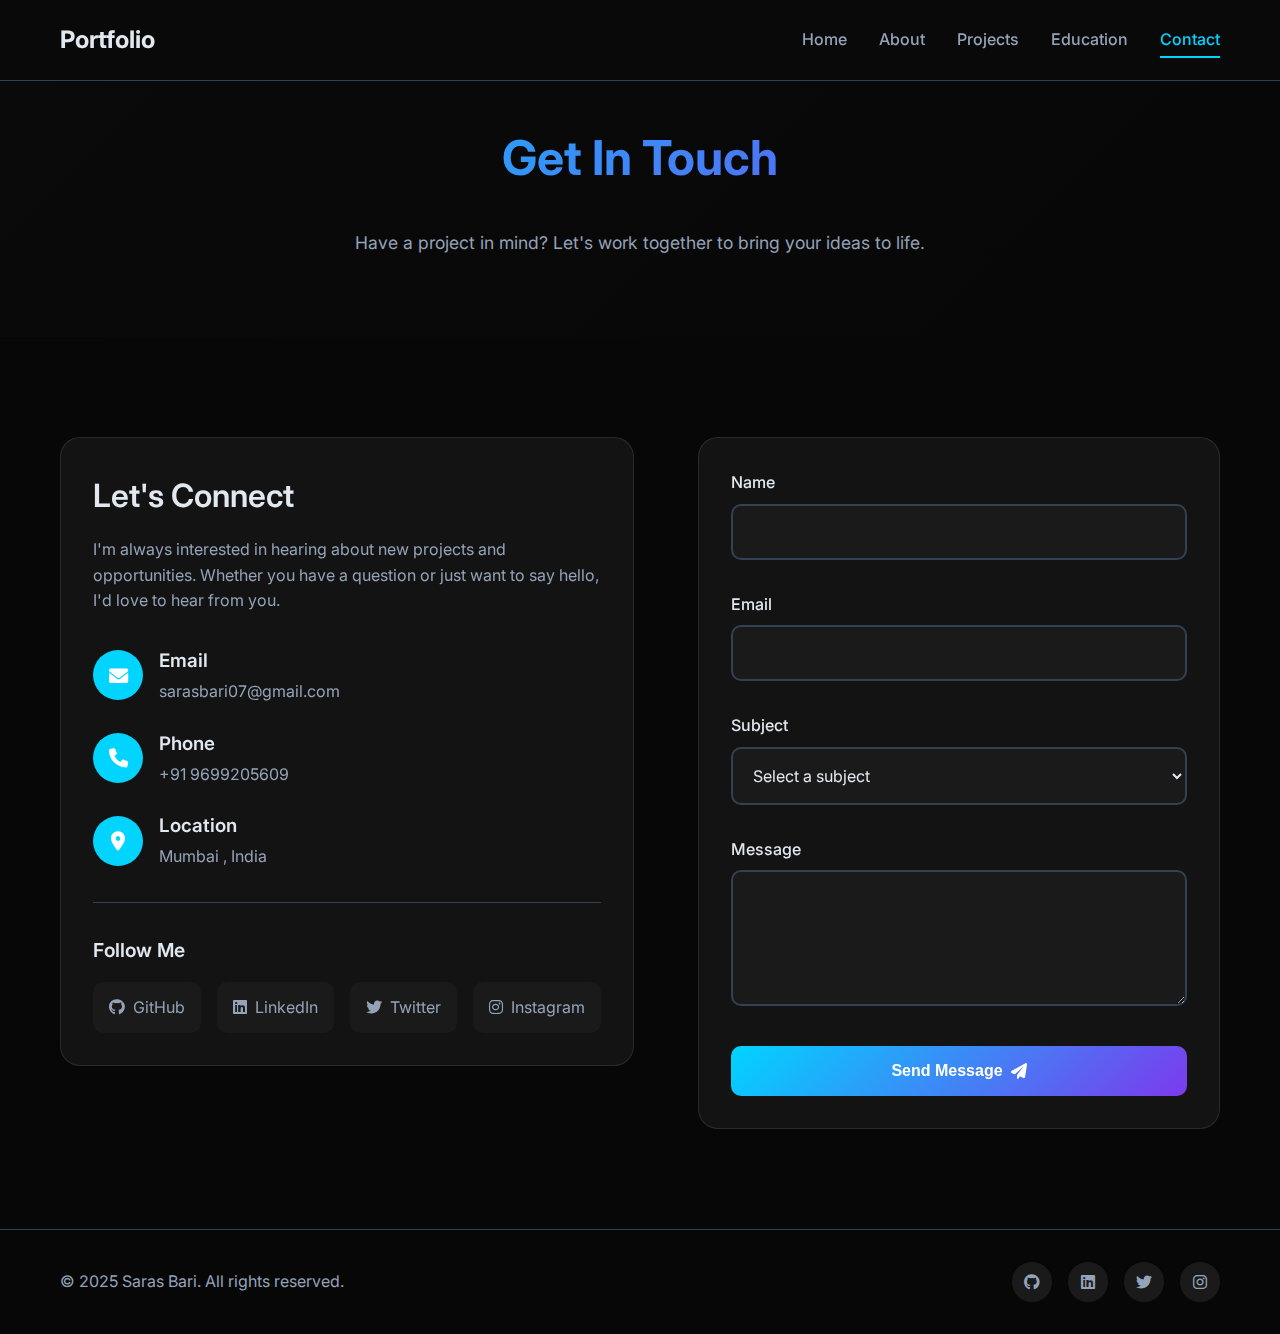
<file: new-portfolio/animated-portfolio/contact.html>
<!DOCTYPE html>
<html lang="en">
  <head>
    <meta charset="UTF-8" />
    <meta name="viewport" content="width=device-width, initial-scale=1.0" />
    <title>Contact - Saras Bari</title>
    <link rel="stylesheet" href="styles.css" />
    <link rel="preconnect" href="https://fonts.googleapis.com" />
    <link rel="preconnect" href="https://fonts.gstatic.com" crossorigin />
    <link
      href="https://fonts.googleapis.com/css2?family=Inter:wght@300;400;500;600;700&family=JetBrains+Mono:wght@400;500;600&display=swap"
      rel="stylesheet"
    />
    <link
      rel="stylesheet"
      href="https://cdnjs.cloudflare.com/ajax/libs/font-awesome/6.0.0/css/all.min.css"
    />
  </head>
  <body>
    <!-- Navigation -->
    <nav class="nav">
      <div class="nav-container">
        <div class="nav-logo">
          <a href="index.html" class="logo-link">
            <span class="logo-text">Portfolio</span>
            <div class="logo-accent"></div>
          </a>
        </div>
        <div class="nav-links">
          <a href="index.html" class="nav-link">Home</a>
          <a href="about.html" class="nav-link">About</a>
          <a href="projects.html" class="nav-link">Projects</a>
          <a href="education.html" class="nav-link">Education</a>
          <a href="contact.html" class="nav-link active">Contact</a>
        </div>
        <div class="nav-toggle">
          <span></span>
          <span></span>
          <span></span>
        </div>
      </div>
    </nav>

    <!-- Contact Hero -->
    <section class="contact-hero">
      <div class="container">
        <h1 class="page-title">Get In Touch</h1>
        <p class="page-description">
          Have a project in mind? Let's work together to bring your ideas to
          life.
        </p>
      </div>
    </section>

    <!-- Contact Section -->
    <section class="contact">
      <div class="container">
        <div class="contact-content">
          <div class="contact-info">
            <h2 class="contact-title">Let's Connect</h2>
            <p class="contact-description">
              I'm always interested in hearing about new projects and
              opportunities. Whether you have a question or just want to say
              hello, I'd love to hear from you.
            </p>

            <div class="contact-items">
              <div class="contact-item">
                <div class="contact-icon">
                  <i class="fas fa-envelope"></i>
                </div>
                <div class="contact-details">
                  <h3 class="contact-label">Email</h3>
                  <p class="contact-value">sarasbari07@gmail.com</p>
                </div>
              </div>
              <div class="contact-item">
                <div class="contact-icon">
                  <i class="fas fa-phone"></i>
                </div>
                <div class="contact-details">
                  <h3 class="contact-label">Phone</h3>
                  <p class="contact-value">+91 9699205609</p>
                </div>
              </div>
              <div class="contact-item">
                <div class="contact-icon">
                  <i class="fas fa-map-marker-alt"></i>
                </div>
                <div class="contact-details">
                  <h3 class="contact-label">Location</h3>
                  <p class="contact-value">Mumbai , India</p>
                </div>
              </div>
            </div>

            <div class="social-links">
              <h3 class="social-title">Follow Me</h3>
              <div class="social-icons">
                <a href="https://github.com/Sarasbari" class="social-link">
                  <i class="fab fa-github"></i>
                  <span>GitHub</span>
                </a>
                <a
                  href="https://www.linkedin.com/in/saras-bari-5b54b3278/"
                  class="social-link"
                >
                  <i class="fab fa-linkedin"></i>
                  <span>LinkedIn</span>
                </a>
                <a href="#" class="social-link">
                  <i class="fab fa-twitter"></i>
                  <span>Twitter</span>
                </a>
                <a href="#" class="social-link">
                  <i class="fab fa-instagram"></i>
                  <span>Instagram</span>
                </a>
              </div>
            </div>
          </div>

          <div class="contact-form-container">
            <form class="contact-form" id="contactForm">
              <div class="form-group">
                <label for="name" class="form-label">Name</label>
                <input
                  type="text"
                  id="name"
                  name="name"
                  class="form-input"
                  required
                />
                <span class="form-error" id="nameError"></span>
              </div>

              <div class="form-group">
                <label for="email" class="form-label">Email</label>
                <input
                  type="email"
                  id="email"
                  name="email"
                  class="form-input"
                  required
                />
                <span class="form-error" id="emailError"></span>
              </div>

              <div class="form-group">
                <label for="subject" class="form-label">Subject</label>
                <select
                  id="subject"
                  name="subject"
                  class="form-select"
                  required
                >
                  <option value="">Select a subject</option>
                  <option value="project">Project Inquiry</option>
                  <option value="collaboration">Collaboration</option>
                  <option value="job">Job Opportunity</option>
                  <option value="other">Other</option>
                </select>
                <span class="form-error" id="subjectError"></span>
              </div>

              <div class="form-group">
                <label for="message" class="form-label">Message</label>
                <textarea
                  id="message"
                  name="message"
                  class="form-textarea"
                  rows="5"
                  required
                ></textarea>
                <span class="form-error" id="messageError"></span>
              </div>

              <button type="submit" class="form-submit">
                <span class="submit-text">Send Message</span>
                <i class="fas fa-paper-plane"></i>
              </button>
            </form>
          </div>
        </div>
      </div>
    </section>

    <!-- Contact Background -->
    <div class="contact-background">
      <div class="floating-elements">
        <div class="float-element element-1"></div>
        <div class="float-element element-2"></div>
        <div class="float-element element-3"></div>
        <div class="float-element element-4"></div>
      </div>
    </div>

    <!-- Success Modal -->
    <div class="modal" id="successModal">
      <div class="modal-content success-modal">
        <div class="success-icon">
          <i class="fas fa-check-circle"></i>
        </div>
        <h3 class="success-title">Message Sent!</h3>
        <p class="success-message">
          Thank you for reaching out. I'll get back to you soon.
        </p>
        <button class="btn btn-primary" onclick="closeSuccessModal()">
          Close
        </button>
      </div>
    </div>

    <!-- Footer -->
    <footer class="footer">
      <div class="container">
        <div class="footer-content">
          <div class="footer-text">
            <p>&copy; 2025 Saras Bari. All rights reserved.</p>
          </div>
          <div class="footer-social">
            <a href="https://github.com/Sarasbari" class="social-link">
              <i class="fab fa-github"></i>
            </a>
            <a
              href="https://www.linkedin.com/in/saras-bari-5b54b3278/"
              class="social-link"
            >
              <i class="fab fa-linkedin"></i>
            </a>
            <a href="#" class="social-link">
              <i class="fab fa-twitter"></i>
            </a>
            <a
              href="https://www.instagram.com/saras__bari?igsh=MXExcWp4a2Z2emlrdQ=="
              class="social-link"
            >
              <i class="fab fa-instagram"></i>
            </a>
          </div>
        </div>
      </div>
    </footer>

    <script src="script.js"></script>
  </body>
</html>
</file>
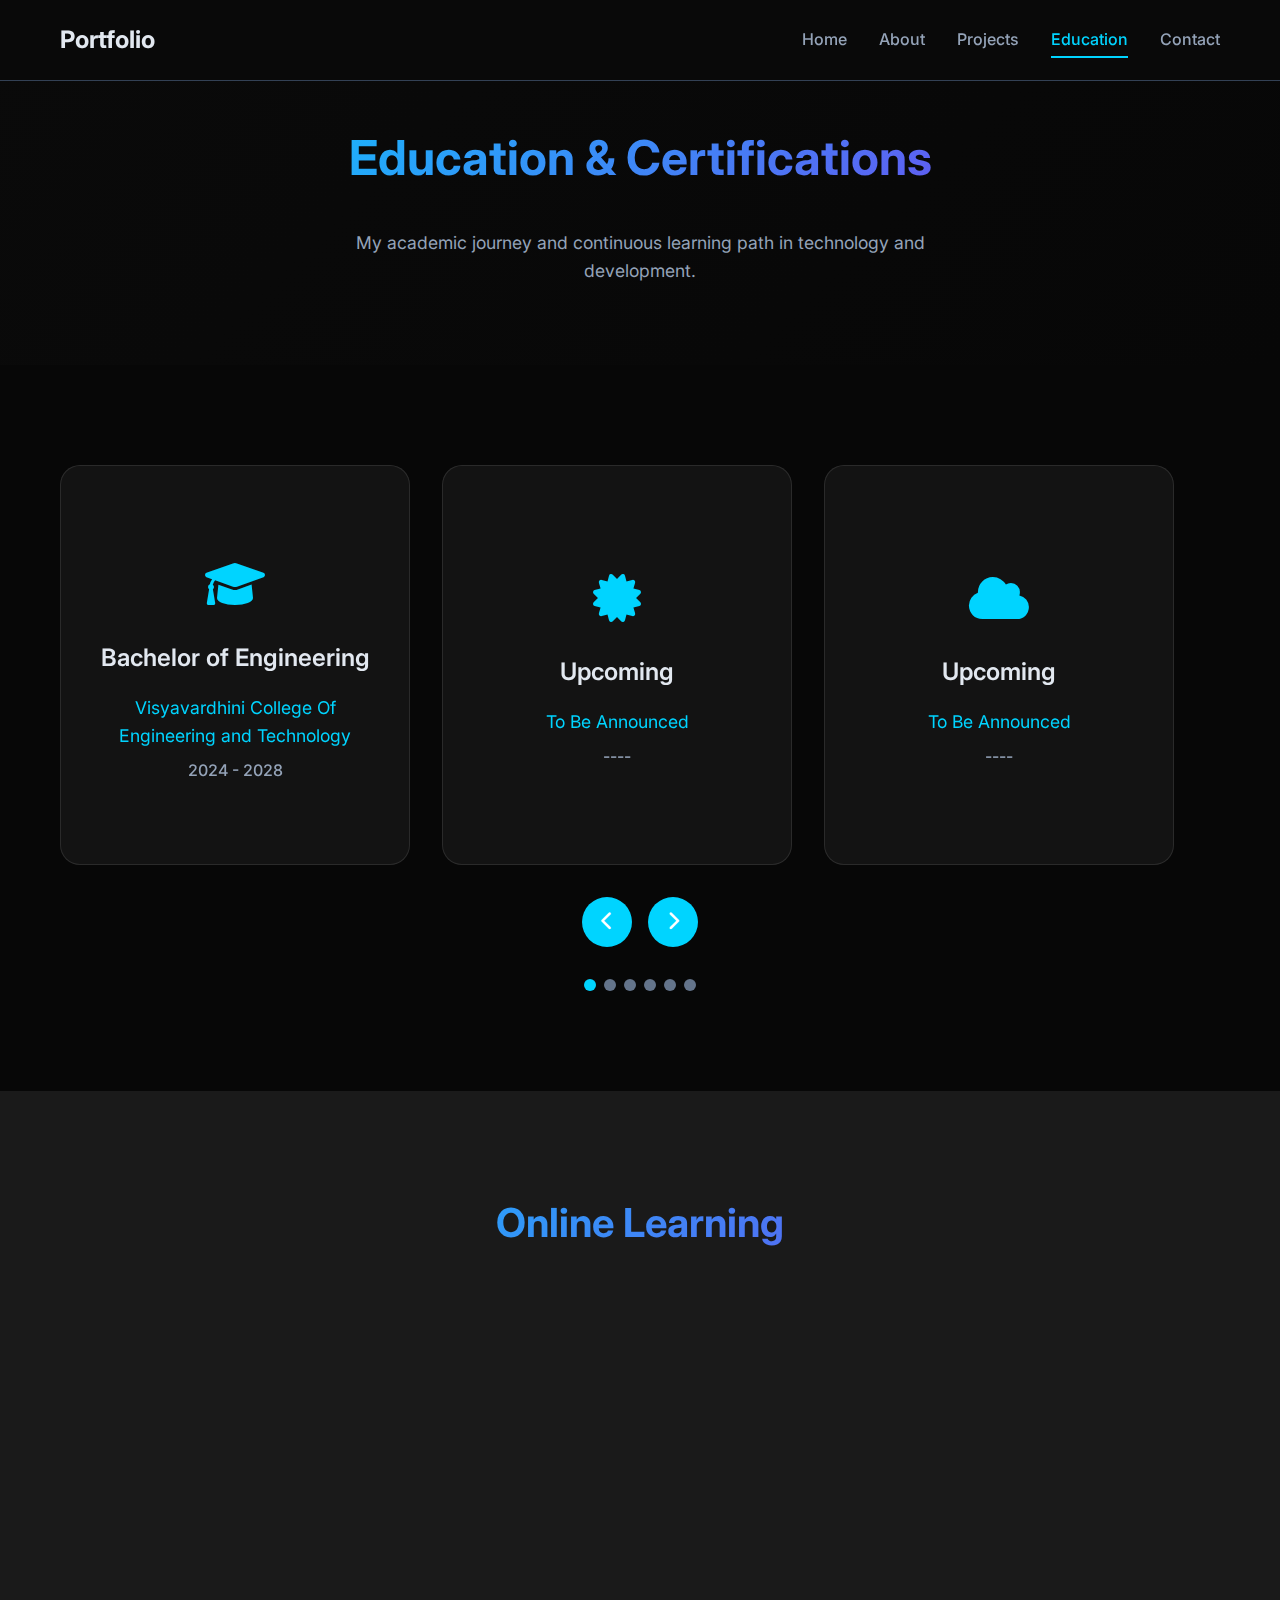
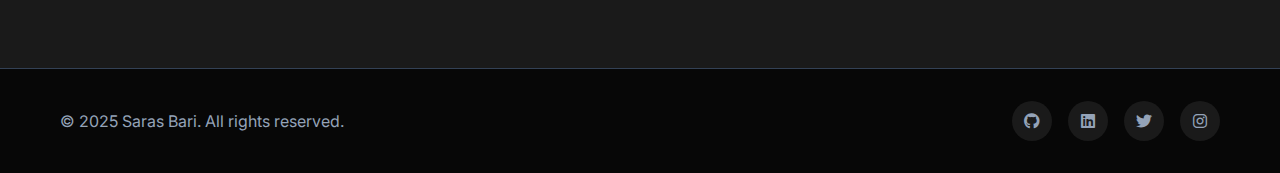
<file: new-portfolio/animated-portfolio/education.html>
<!DOCTYPE html>
<html lang="en">
  <head>
    <meta charset="UTF-8" />
    <meta name="viewport" content="width=device-width, initial-scale=1.0" />
    <title>Education - Saras Bari</title>
    <link rel="stylesheet" href="styles.css" />
    <link rel="preconnect" href="https://fonts.googleapis.com" />
    <link rel="preconnect" href="https://fonts.gstatic.com" crossorigin />
    <link
      href="https://fonts.googleapis.com/css2?family=Inter:wght@300;400;500;600;700&family=JetBrains+Mono:wght@400;500;600&display=swap"
      rel="stylesheet"
    />
    <link
      rel="stylesheet"
      href="https://cdnjs.cloudflare.com/ajax/libs/font-awesome/6.0.0/css/all.min.css"
    />
  </head>
  <body>
    <!-- Navigation -->
    <nav class="nav">
      <div class="nav-container">
        <div class="nav-logo">
          <a href="index.html" class="logo-link">
            <span class="logo-text">Portfolio</span>
            <div class="logo-accent"></div>
          </a>
        </div>
        <div class="nav-links">
          <a href="index.html" class="nav-link">Home</a>
          <a href="about.html" class="nav-link">About</a>
          <a href="projects.html" class="nav-link">Projects</a>
          <a href="education.html" class="nav-link active">Education</a>
          <a href="contact.html" class="nav-link">Contact</a>
        </div>
        <div class="nav-toggle">
          <span></span>
          <span></span>
          <span></span>
        </div>
      </div>
    </nav>

    <!-- Education Hero -->
    <section class="education-hero">
      <div class="container">
        <h1 class="page-title">Education & Certifications</h1>
        <p class="page-description">
          My academic journey and continuous learning path in technology and
          development.
        </p>
      </div>
    </section>

    <!-- Education Carousel -->
    <section class="education-carousel">
      <div class="container">
        <div class="carousel-container">
          <div class="carousel-track" id="educationTrack">
            <!-- First card stays as it is -->
            <div class="education-card">
              <div class="card-front">
                <div class="education-icon">
                  <i class="fas fa-graduation-cap"></i>
                </div>
                <h3 class="education-title">Bachelor of Engineering</h3>
                <p class="education-institution">
                  Visyavardhini College Of Engineering and Technology
                </p>
                <p class="education-year">2024 - 2028</p>
              </div>
              <div class="card-back">
                <h3 class="education-title">Bachelor of Engineering</h3>
                <p class="education-details">
                  Specialized in Software Engineering and Web Development.
                  Graduated Magna Cum Laude with a focus on modern programming
                  languages and software architecture principles.
                </p>
                <div class="education-subjects">
                  <span class="subject-tag">Data Structures</span>
                  <span class="subject-tag">Algorithms</span>
                  <span class="subject-tag">AI Tools</span>
                  <span class="subject-tag">Technical Skills</span>
                </div>
              </div>
            </div>

            <!-- All other cards updated -->
            <!-- Card 2 -->
            <div class="education-card">
              <div class="card-front">
                <div class="education-icon">
                  <i class="fas fa-certificate"></i>
                </div>
                <h3 class="education-title">Upcoming</h3>
                <p class="education-institution">To Be Announced</p>
                <p class="education-year">----</p>
              </div>
              <div class="card-back">
                <h3 class="education-title">Upcoming</h3>
                <p class="education-details">Details will be updated soon...</p>
              </div>
            </div>

            <!-- Card 3 -->
            <div class="education-card">
              <div class="card-front">
                <div class="education-icon">
                  <i class="fas fa-cloud"></i>
                </div>
                <h3 class="education-title">Upcoming</h3>
                <p class="education-institution">To Be Announced</p>
                <p class="education-year">----</p>
              </div>
              <div class="card-back">
                <h3 class="education-title">Upcoming</h3>
                <p class="education-details">Details will be updated soon...</p>
              </div>
            </div>

            <!-- Card 4 -->
            <div class="education-card">
              <div class="card-front">
                <div class="education-icon">
                  <i class="fas fa-code"></i>
                </div>
                <h3 class="education-title">Upcoming</h3>
                <p class="education-institution">To Be Announced</p>
                <p class="education-year">----</p>
              </div>
              <div class="card-back">
                <h3 class="education-title">Upcoming</h3>
                <p class="education-details">Details will be updated soon...</p>
              </div>
            </div>

            <!-- Card 5 -->
            <div class="education-card">
              <div class="card-front">
                <div class="education-icon">
                  <i class="fas fa-paint-brush"></i>
                </div>
                <h3 class="education-title">Upcoming</h3>
                <p class="education-institution">To Be Announced</p>
                <p class="education-year">----</p>
              </div>
              <div class="card-back">
                <h3 class="education-title">Upcoming</h3>
                <p class="education-details">Details will be updated soon...</p>
              </div>
            </div>

            <!-- Card 6 -->
            <div class="education-card">
              <div class="card-front">
                <div class="education-icon">
                  <i class="fas fa-mobile-alt"></i>
                </div>
                <h3 class="education-title">Upcoming</h3>
                <p class="education-institution">To Be Announced</p>
                <p class="education-year">----</p>
              </div>
              <div class="card-back">
                <h3 class="education-title">Upcoming</h3>
                <p class="education-details">Details will be updated soon...</p>
              </div>
            </div>
          </div>
        </div>

        <div class="carousel-controls">
          <button class="carousel-btn prev-btn" id="prevBtn">
            <i class="fas fa-chevron-left"></i>
          </button>
          <button class="carousel-btn next-btn" id="nextBtn">
            <i class="fas fa-chevron-right"></i>
          </button>
        </div>

        <div class="carousel-indicators" id="carouselIndicators">
          <div class="indicator active" data-index="0"></div>
          <div class="indicator" data-index="1"></div>
          <div class="indicator" data-index="2"></div>
          <div class="indicator" data-index="3"></div>
          <div class="indicator" data-index="4"></div>
          <div class="indicator" data-index="5"></div>
        </div>
      </div>
    </section>

    <!-- Online Courses -->
    <section class="online-courses">
      <div class="container">
        <h2 class="section-title">Online Learning</h2>
        <div class="courses-grid">
          <div class="course-item">
            <div class="course-icon">
              <i class="fab fa-react"></i>
            </div>
            <h3 class="course-title">C++</h3>
            <p class="course-platform">Youtube</p>
            <div class="course-status completed">Completed</div>
          </div>
          <div class="course-item">
            <div class="course-icon">
              <i class="fab fa-node-js"></i>
            </div>
            <h3 class="course-title">Javascript</h3>
            <p class="course-platform">Youtube</p>
            <div class="course-status completed">Completed</div>
          </div>
          <div class="course-item">
            <div class="course-icon">
              <i class="fas fa-database"></i>
            </div>
            <h3 class="course-title">AI Tools</h3>
            <p class="course-platform">Chatgpt , Youtube</p>
            <div class="course-status completed">Completed</div>
          </div>
          <div class="course-item">
            <div class="course-icon">
              <i class="fab fa-docker"></i>
            </div>
            <h3 class="course-title">Java</h3>
            <p class="course-platform">Youtube</p>
            <div class="course-status in-progress">In Progress</div>
          </div>
        </div>
      </div>
    </section>

    <!-- Footer -->
    <footer class="footer">
      <div class="container">
        <div class="footer-content">
          <div class="footer-text">
            <p>&copy; 2025 Saras Bari. All rights reserved.</p>
          </div>
          <div class="footer-social">
            <a href="https://github.com/Sarasbari" class="social-link">
              <i class="fab fa-github"></i>
            </a>
            <a
              href="https://www.linkedin.com/in/saras-bari-5b54b3278/"
              class="social-link"
            >
              <i class="fab fa-linkedin"></i>
            </a>
            <a href="#" class="social-link">
              <i class="fab fa-twitter"></i>
            </a>
            <a
              href="https://www.instagram.com/saras__bari?igsh=MXExcWp4a2Z2emlrdQ=="
              class="social-link"
            >
              <i class="fab fa-instagram"></i>
            </a>
          </div>
        </div>
      </div>
    </footer>

    <script src="script.js"></script>
  </body>
</html>
</file>
<file: new-portfolio/animated-portfolio/styles.css>
/* CSS Reset and Base Styles */
* {
  margin: 0;
  padding: 0;
  box-sizing: border-box;
}

html {
  scroll-behavior: smooth;
}

body {
  font-family: "Inter", sans-serif;
  line-height: 1.6;
  color: #e2e8f0;
  background: #0a0a0a;
  overflow-x: hidden;
}

/* CSS Custom Properties */
:root {
  --primary-color: #00d4ff;
  --secondary-color: #7c3aed;
  --accent-color: #10b981;
  --background-dark: #0a0a0a;
  --background-darker: #070707;
  --surface-color: #1a1a1a;
  --surface-light: #2a2a2a;
  --text-primary: #e2e8f0;
  --text-secondary: #94a3b8;
  --text-muted: #64748b;
  --border-color: #334155;
  --glass-bg: rgba(255, 255, 255, 0.05);
  --glass-border: rgba(255, 255, 255, 0.1);
  --shadow-color: rgba(0, 0, 0, 0.5);
  --glow-color: rgba(0, 212, 255, 0.3);
  --transition: all 0.3s cubic-bezier(0.4, 0, 0.2, 1);
  --container-max-width: 1200px;
  --section-padding: 100px 0;
}

/* Container */
.container {
  max-width: var(--container-max-width);
  margin: 0 auto;
  padding: 0 20px;
}

/* Navigation */
.nav {
  position: fixed;
  top: 0;
  width: 100%;
  background: rgba(10, 10, 10, 0.95);
  backdrop-filter: blur(20px);
  border-bottom: 1px solid var(--border-color);
  z-index: 1000;
  transition: var(--transition);
}

.nav-container {
  max-width: var(--container-max-width);
  margin: 0 auto;
  padding: 0 20px;
  display: flex;
  justify-content: space-between;
  align-items: center;
  height: 80px;
}

.nav-logo {
  position: relative;
}

.logo-link {
  display: flex;
  align-items: center;
  text-decoration: none;
  font-weight: 700;
  font-size: 1.5rem;
  color: var(--text-primary);
  transition: var(--transition);
}

.logo-text {
  position: relative;
  z-index: 2;
}

.logo-accent {
  position: absolute;
  bottom: -2px;
  left: 0;
  width: 100%;
  height: 3px;
  background: linear-gradient(
    90deg,
    var(--primary-color),
    var(--secondary-color)
  );
  border-radius: 2px;
  transform: scaleX(0);
  transition: var(--transition);
}

.logo-link:hover .logo-accent {
  transform: scaleX(1);
}

.nav-links {
  display: flex;
  gap: 2rem;
  list-style: none;
}

.nav-link {
  text-decoration: none;
  color: var(--text-secondary);
  font-weight: 500;
  position: relative;
  transition: var(--transition);
}

.nav-link:hover,
.nav-link.active {
  color: var(--primary-color);
}

.nav-link::after {
  content: "";
  position: absolute;
  bottom: -5px;
  left: 0;
  width: 0;
  height: 2px;
  background: var(--primary-color);
  transition: var(--transition);
}

.nav-link:hover::after,
.nav-link.active::after {
  width: 100%;
}

.nav-toggle {
  display: none;
  flex-direction: column;
  cursor: pointer;
}

.nav-toggle span {
  width: 25px;
  height: 3px;
  background: var(--text-primary);
  margin: 3px 0;
  transition: var(--transition);
}

/* Hero Section */
.hero {
  min-height: 100vh;
  display: flex;
  align-items: center;
  position: relative;
  overflow: hidden;
}

.hero-bg {
  position: absolute;
  top: 0;
  left: 0;
  width: 100%;
  height: 100%;
  z-index: -1;
}

.floating-shapes {
  position: absolute;
  width: 100%;
  height: 100%;
  overflow: hidden;
}

.shape {
  position: absolute;
  border-radius: 50%;
  background: linear-gradient(
    45deg,
    var(--primary-color),
    var(--secondary-color)
  );
  opacity: 0.1;
  animation: float 6s ease-in-out infinite;
}

.shape-1 {
  width: 100px;
  height: 100px;
  top: 20%;
  left: 10%;
  animation-delay: 0s;
}

.shape-2 {
  width: 150px;
  height: 150px;
  top: 60%;
  right: 10%;
  animation-delay: 2s;
}

.shape-3 {
  width: 80px;
  height: 80px;
  bottom: 20%;
  left: 20%;
  animation-delay: 4s;
}

.shape-4 {
  width: 120px;
  height: 120px;
  top: 10%;
  right: 30%;
  animation-delay: 1s;
}

.shape-5 {
  width: 200px;
  height: 200px;
  bottom: 10%;
  right: 20%;
  animation-delay: 3s;
}

@keyframes float {
  0%,
  100% {
    transform: translateY(0px) rotate(0deg);
  }
  50% {
    transform: translateY(-20px) rotate(180deg);
  }
}

#particles-canvas {
  position: absolute;
  top: 0;
  left: 0;
  width: 100%;
  height: 100%;
}

.hero-content {
  display: grid;
  grid-template-columns: 1fr 1fr;
  align-items: center;
  gap: 4rem;
  z-index: 1;
}

.hero-text {
  animation: slideInLeft 1s ease-out;
}

.hero-title {
  font-size: 3.5rem;
  font-weight: 700;
  line-height: 1.1;
  margin-bottom: 1.5rem;
}

.greeting {
  display: block;
  font-size: 1.2rem;
  color: var(--text-secondary);
  font-weight: 400;
}

.name {
  display: block;
  background: linear-gradient(
    135deg,
    var(--primary-color),
    var(--secondary-color)
  );
  -webkit-background-clip: text;
  -webkit-text-fill-color: transparent;
  background-clip: text;
}

.dynamic-subtitle {
  position: relative;
  height: 60px;
  overflow: hidden;
  margin-top: 1rem;
}

.subtitle-text {
  position: absolute;
  top: 0;
  left: 0;
  width: 100%;
  font-size: 1.5rem;
  color: var(--accent-color);
  opacity: 0;
  transform: translateY(100%);
  animation: textSlide 9s infinite;
}

.subtitle-text:nth-child(1) {
  animation-delay: 0s;
}
.subtitle-text:nth-child(2) {
  animation-delay: 3s;
}
.subtitle-text:nth-child(3) {
  animation-delay: 6s;
}

@keyframes textSlide {
  0%,
  11.11% {
    opacity: 0;
    transform: translateY(100%);
  }
  16.67%,
  27.78% {
    opacity: 1;
    transform: translateY(0%);
  }
  33.33%,
  100% {
    opacity: 0;
    transform: translateY(-100%);
  }
}

.hero-description {
  font-size: 1.1rem;
  color: var(--text-secondary);
  margin-bottom: 2rem;
  line-height: 1.8;
}

.hero-buttons {
  display: flex;
  gap: 1rem;
}

.btn {
  display: inline-flex;
  align-items: center;
  gap: 0.5rem;
  padding: 1rem 2rem;
  border: none;
  border-radius: 50px;
  font-weight: 600;
  text-decoration: none;
  transition: var(--transition);
  position: relative;
  overflow: hidden;
  cursor: pointer;
}

.btn-primary {
  background: linear-gradient(
    135deg,
    var(--primary-color),
    var(--secondary-color)
  );
  color: white;
}

.btn-primary:hover {
  transform: translateY(-2px);
  box-shadow: 0 10px 30px var(--glow-color);
}

.btn-secondary {
  background: transparent;
  color: var(--text-primary);
  border: 2px solid var(--border-color);
}

.btn-secondary:hover {
  background: var(--glass-bg);
  border-color: var(--primary-color);
  color: var(--primary-color);
}

.hero-image {
  display: flex;
  justify-content: center;
  animation: slideInRight 1s ease-out;
}

.image-container {
  position: relative;
  width: 400px;
  height: 500px;
  border-radius: 20px;
  overflow: hidden;
  transform: perspective(1000px) rotateY(-10deg);
  transition: var(--transition);
}

.image-container:hover {
  transform: perspective(1000px) rotateY(0deg) scale(1.05);
}

.hero-img {
  width: 100%;
  height: 100%;
  object-fit: cover;
}

.image-overlay {
  position: absolute;
  top: 0;
  left: 0;
  width: 100%;
  height: 100%;
  background: linear-gradient(
    45deg,
    rgba(0, 212, 255, 0.2),
    rgba(124, 58, 237, 0.2)
  );
  mix-blend-mode: multiply;
}

.scroll-indicator {
  position: absolute;
  bottom: 2rem;
  left: 50%;
  transform: translateX(-50%);
  display: flex;
  flex-direction: column;
  align-items: center;
  gap: 1rem;
  animation: bounce 2s infinite;
}

.scroll-mouse {
  width: 30px;
  height: 50px;
  border: 2px solid var(--primary-color);
  border-radius: 15px;
  position: relative;
}

.scroll-wheel {
  width: 6px;
  height: 6px;
  background: var(--primary-color);
  border-radius: 50%;
  position: absolute;
  top: 10px;
  left: 50%;
  transform: translateX(-50%);
  animation: scroll 2s infinite;
}

.scroll-text {
  font-size: 0.9rem;
  color: var(--text-secondary);
}

@keyframes bounce {
  0%,
  20%,
  50%,
  80%,
  100% {
    transform: translateX(-50%) translateY(0);
  }
  40% {
    transform: translateX(-50%) translateY(-10px);
  }
  60% {
    transform: translateX(-50%) translateY(-5px);
  }
}

@keyframes scroll {
  0% {
    opacity: 0;
    transform: translateX(-50%) translateY(0);
  }
  50% {
    opacity: 1;
  }
  100% {
    opacity: 0;
    transform: translateX(-50%) translateY(20px);
  }
}

/* Features Section */
.features {
  padding: var(--section-padding);
  background: var(--background-darker);
}

.section-title {
  text-align: center;
  font-size: 2.5rem;
  font-weight: 700;
  margin-bottom: 3rem;
  background: linear-gradient(
    135deg,
    var(--primary-color),
    var(--secondary-color)
  );
  -webkit-background-clip: text;
  -webkit-text-fill-color: transparent;
  background-clip: text;
}

.features-grid {
  display: grid;
  grid-template-columns: repeat(auto-fit, minmax(300px, 1fr));
  gap: 2rem;
  margin-top: 3rem;
}

.feature-card {
  background: var(--glass-bg);
  backdrop-filter: blur(10px);
  border: 1px solid var(--glass-border);
  border-radius: 20px;
  padding: 2rem;
  text-align: center;
  transition: var(--transition);
  position: relative;
  overflow: hidden;
}

.feature-card::before {
  content: "";
  position: absolute;
  top: 0;
  left: 0;
  width: 100%;
  height: 100%;
  background: linear-gradient(
    135deg,
    var(--primary-color),
    var(--secondary-color)
  );
  opacity: 0;
  transition: var(--transition);
  z-index: -1;
}

.feature-card:hover::before {
  opacity: 0.05;
}

.feature-card:hover {
  transform: translateY(-10px);
  box-shadow: 0 20px 40px var(--shadow-color);
}

.feature-icon {
  font-size: 3rem;
  color: var(--primary-color);
  margin-bottom: 1rem;
}

.feature-title {
  font-size: 1.5rem;
  font-weight: 600;
  margin-bottom: 1rem;
  color: var(--text-primary);
}

.feature-description {
  color: var(--text-secondary);
  line-height: 1.6;
}

/* Stats Section */
.stats {
  padding: var(--section-padding);
  background: var(--surface-color);
}

.stats-grid {
  display: grid;
  grid-template-columns: repeat(auto-fit, minmax(200px, 1fr));
  gap: 2rem;
}

.stat-item {
  text-align: center;
  padding: 2rem;
  background: var(--glass-bg);
  border-radius: 15px;
  border: 1px solid var(--glass-border);
  transition: var(--transition);
}

.stat-item:hover {
  transform: translateY(-5px);
  box-shadow: 0 10px 30px var(--shadow-color);
}

.stat-number {
  font-size: 3rem;
  font-weight: 700;
  color: var(--primary-color);
  margin-bottom: 0.5rem;
}

.stat-label {
  color: var(--text-secondary);
  font-weight: 500;
}

/* About Page Styles */
.about-hero {
  padding: 120px 0 80px;
  background: linear-gradient(
    135deg,
    var(--background-dark),
    var(--background-darker)
  );
}

.about-content {
  display: grid;
  grid-template-columns: 1fr 1fr;
  gap: 4rem;
  align-items: center;
}

.page-title {
  font-size: 3rem;
  font-weight: 700;
  margin-bottom: 2rem;
  background: linear-gradient(
    135deg,
    var(--primary-color),
    var(--secondary-color)
  );
  -webkit-background-clip: text;
  -webkit-text-fill-color: transparent;
  background-clip: text;
}

.about-description {
  font-size: 1.1rem;
  line-height: 1.8;
  color: var(--text-secondary);
  margin-bottom: 1.5rem;
}

.about-image {
  display: flex;
  justify-content: center;
}

.image-wrapper {
  position: relative;
  width: 350px;
  height: 400px;
  border-radius: 20px;
  overflow: hidden;
}

.profile-img {
  width: 100%;
  height: 100%;
  object-fit: cover;
  transition: var(--transition);
}

.image-decoration {
  position: absolute;
  top: -20px;
  right: -20px;
  width: 100px;
  height: 100px;
  background: linear-gradient(
    135deg,
    var(--primary-color),
    var(--secondary-color)
  );
  border-radius: 50%;
  opacity: 0.3;
  z-index: -1;
}

/* Skills Section */
.skills {
  padding: var(--section-padding);
  background: var(--background-darker);
}

.skills-grid {
  display: grid;
  grid-template-columns: repeat(auto-fit, minmax(350px, 1fr));
  gap: 3rem;
  margin-top: 3rem;
}

.skill-category {
  background: var(--glass-bg);
  border: 1px solid var(--glass-border);
  border-radius: 20px;
  padding: 2rem;
  backdrop-filter: blur(10px);
}

.category-title {
  font-size: 1.5rem;
  font-weight: 600;
  margin-bottom: 2rem;
  color: var(--primary-color);
}

.skill-item {
  margin-bottom: 1.5rem;
}

.skill-info {
  display: flex;
  justify-content: space-between;
  margin-bottom: 0.5rem;
}

.skill-name {
  font-weight: 500;
  color: var(--text-primary);
}

.skill-percentage {
  font-weight: 600;
  color: var(--primary-color);
}

.skill-bar {
  height: 6px;
  background: var(--surface-color);
  border-radius: 3px;
  overflow: hidden;
}

.skill-fill {
  height: 100%;
  background: linear-gradient(
    90deg,
    var(--primary-color),
    var(--secondary-color)
  );
  border-radius: 3px;
  width: 0%;
  transition: width 1s ease-out;
}

/* Experience Timeline */
.experience {
  padding: var(--section-padding);
  background: var(--surface-color);
}

.timeline {
  position: relative;
  max-width: 800px;
  margin: 3rem auto;
}

.timeline::before {
  content: "";
  position: absolute;
  left: 50%;
  top: 0;
  bottom: 0;
  width: 2px;
  background: var(--primary-color);
  transform: translateX(-50%);
}

.timeline-item {
  position: relative;
  margin: 2rem 0;
  display: flex;
  align-items: center;
}

.timeline-item:nth-child(odd) {
  flex-direction: row-reverse;
}

.timeline-marker {
  position: absolute;
  left: 50%;
  width: 20px;
  height: 20px;
  background: var(--primary-color);
  border-radius: 50%;
  transform: translateX(-50%);
  box-shadow: 0 0 20px var(--glow-color);
  z-index: 1;
}

.timeline-content {
  width: 45%;
  background: var(--glass-bg);
  border: 1px solid var(--glass-border);
  border-radius: 15px;
  padding: 2rem;
  backdrop-filter: blur(10px);
  transition: var(--transition);
}

.timeline-content:hover {
  transform: translateY(-5px);
  box-shadow: 0 10px 30px var(--shadow-color);
}

.timeline-title {
  font-size: 1.3rem;
  font-weight: 600;
  margin-bottom: 0.5rem;
  color: var(--text-primary);
}

.timeline-company {
  font-weight: 500;
  color: var(--primary-color);
  margin-bottom: 0.5rem;
}

.timeline-period {
  font-size: 0.9rem;
  color: var(--text-muted);
  margin-bottom: 1rem;
}

.timeline-description {
  color: var(--text-secondary);
  line-height: 1.6;
}

/* Projects Page */
.projects-hero {
  padding: 120px 0 80px;
  background: linear-gradient(
    135deg,
    var(--background-dark),
    var(--background-darker)
  );
  text-align: center;
}

.page-description {
  font-size: 1.1rem;
  color: var(--text-secondary);
  max-width: 600px;
  margin: 0 auto;
}

.projects {
  padding: var(--section-padding);
  background: var(--background-darker);
}

.projects-grid {
  display: grid;
  grid-template-columns: repeat(auto-fit, minmax(350px, 1fr));
  gap: 2rem;
  margin-top: 3rem;
}

.project-card {
  background: var(--glass-bg);
  border: 1px solid var(--glass-border);
  border-radius: 20px;
  overflow: hidden;
  transition: var(--transition);
  backdrop-filter: blur(10px);
  cursor: pointer;
}

.project-card:hover {
  transform: translateY(-10px);
  box-shadow: 0 20px 40px var(--shadow-color);
}

.project-image {
  position: relative;
  height: 200px;
  overflow: hidden;
}

.project-image img {
  width: 100%;
  height: 100%;
  object-fit: cover;
  transition: var(--transition);
}

.project-card:hover .project-image img {
  transform: scale(1.1);
}

.project-overlay {
  position: absolute;
  top: 0;
  left: 0;
  width: 100%;
  height: 100%;
  background: rgba(0, 0, 0, 0.8);
  display: flex;
  align-items: center;
  justify-content: center;
  opacity: 0;
  transition: var(--transition);
}

.project-card:hover .project-overlay {
  opacity: 1;
}

.project-links {
  display: flex;
  gap: 1rem;
}

.project-link {
  display: flex;
  align-items: center;
  justify-content: center;
  width: 50px;
  height: 50px;
  background: var(--primary-color);
  color: white;
  border-radius: 50%;
  text-decoration: none;
  transition: var(--transition);
}

.project-link:hover {
  background: var(--secondary-color);
  transform: scale(1.1);
}

.project-content {
  padding: 2rem;
}

.project-title {
  font-size: 1.3rem;
  font-weight: 600;
  margin-bottom: 1rem;
  color: var(--text-primary);
}

.project-description {
  color: var(--text-secondary);
  line-height: 1.6;
  margin-bottom: 1.5rem;
}

.project-tech {
  display: flex;
  flex-wrap: wrap;
  gap: 0.5rem;
}

.tech-tag {
  background: var(--surface-color);
  color: var(--primary-color);
  padding: 0.3rem 0.8rem;
  border-radius: 20px;
  font-size: 0.8rem;
  font-weight: 500;
}

/* Modal Styles */
.modal {
  display: none;
  position: fixed;
  z-index: 2000;
  left: 0;
  top: 0;
  width: 100%;
  height: 100%;
  background: rgba(0, 0, 0, 0.8);
  backdrop-filter: blur(10px);
}

.modal-content {
  background: var(--surface-color);
  margin: 5% auto;
  padding: 2rem;
  border-radius: 20px;
  width: 90%;
  max-width: 800px;
  max-height: 80vh;
  overflow-y: auto;
  position: relative;
  border: 1px solid var(--glass-border);
}

.modal-close {
  position: absolute;
  top: 1rem;
  right: 1.5rem;
  font-size: 2rem;
  font-weight: bold;
  color: var(--text-secondary);
  cursor: pointer;
  transition: var(--transition);
}

.modal-close:hover {
  color: var(--primary-color);
}

.modal-body {
  display: grid;
  grid-template-columns: 1fr 1fr;
  gap: 2rem;
  align-items: start;
}

.modal-image img {
  width: 100%;
  border-radius: 15px;
}

.modal-info {
  padding: 1rem;
}

.modal-tech {
  display: flex;
  flex-wrap: wrap;
  gap: 0.5rem;
  margin: 1rem 0;
}

.modal-links {
  display: flex;
  gap: 1rem;
  margin-top: 2rem;
}

/* Education Page */
.education-hero {
  padding: 120px 0 80px;
  background: linear-gradient(
    135deg,
    var(--background-dark),
    var(--background-darker)
  );
  text-align: center;
}

.education-carousel {
  padding: var(--section-padding);
  background: var(--background-darker);
}

.carousel-container {
  position: relative;
  max-width: 1200px;
  margin: 0 auto;
  overflow: hidden;
}

.carousel-track {
  display: flex;
  transition: transform 0.5s ease;
  gap: 2rem;
}

.education-card {
  min-width: 350px;
  height: 400px;
  position: relative;
  transform-style: preserve-3d;
  transition: transform 0.6s;
  cursor: pointer;
}

.education-card:hover {
  transform: rotateY(180deg);
}

.card-front,
.card-back {
  position: absolute;
  width: 100%;
  height: 100%;
  backface-visibility: hidden;
  border-radius: 20px;
  padding: 2rem;
  display: flex;
  flex-direction: column;
  justify-content: center;
  text-align: center;
  background: var(--glass-bg);
  border: 1px solid var(--glass-border);
  backdrop-filter: blur(10px);
}

.card-back {
  transform: rotateY(180deg);
  background: linear-gradient(
    135deg,
    var(--primary-color),
    var(--secondary-color)
  );
  color: white;
}

.education-icon {
  font-size: 3rem;
  color: var(--primary-color);
  margin-bottom: 1rem;
}

.education-title {
  font-size: 1.5rem;
  font-weight: 600;
  margin-bottom: 1rem;
  color: var(--text-primary);
}

.card-back .education-title {
  color: white;
}

.education-institution {
  font-size: 1.1rem;
  color: var(--primary-color);
  margin-bottom: 0.5rem;
}

.education-year {
  color: var(--text-secondary);
  font-weight: 500;
}

.education-details {
  line-height: 1.6;
  margin-bottom: 1.5rem;
}

.education-subjects {
  display: flex;
  flex-wrap: wrap;
  gap: 0.5rem;
  justify-content: center;
}

.subject-tag {
  background: rgba(255, 255, 255, 0.2);
  padding: 0.3rem 0.8rem;
  border-radius: 20px;
  font-size: 0.8rem;
  font-weight: 500;
}

.carousel-controls {
  display: flex;
  justify-content: center;
  gap: 1rem;
  margin-top: 2rem;
}

.carousel-btn {
  width: 50px;
  height: 50px;
  border: none;
  border-radius: 50%;
  background: var(--primary-color);
  color: white;
  font-size: 1.2rem;
  cursor: pointer;
  transition: var(--transition);
}

.carousel-btn:hover {
  background: var(--secondary-color);
  transform: scale(1.1);
}

.carousel-indicators {
  display: flex;
  justify-content: center;
  gap: 0.5rem;
  margin-top: 2rem;
}

.indicator {
  width: 12px;
  height: 12px;
  border-radius: 50%;
  background: var(--text-muted);
  cursor: pointer;
  transition: var(--transition);
}

.indicator.active {
  background: var(--primary-color);
}

.online-courses {
  padding: var(--section-padding);
  background: var(--surface-color);
}

.courses-grid {
  display: grid;
  grid-template-columns: repeat(auto-fit, minmax(250px, 1fr));
  gap: 2rem;
  margin-top: 3rem;
}

.course-item {
  background: var(--glass-bg);
  border: 1px solid var(--glass-border);
  border-radius: 15px;
  padding: 2rem;
  text-align: center;
  transition: var(--transition);
  backdrop-filter: blur(10px);
}

.course-item:hover {
  transform: translateY(-5px);
  box-shadow: 0 10px 30px var(--shadow-color);
}

.course-icon {
  font-size: 2.5rem;
  color: var(--primary-color);
  margin-bottom: 1rem;
}

.course-title {
  font-size: 1.2rem;
  font-weight: 600;
  margin-bottom: 0.5rem;
  color: var(--text-primary);
}

.course-platform {
  color: var(--text-secondary);
  margin-bottom: 1rem;
}

.course-status {
  padding: 0.5rem 1rem;
  border-radius: 20px;
  font-size: 0.9rem;
  font-weight: 500;
}

.course-status.completed {
  background: var(--accent-color);
  color: white;
}

.course-status.in-progress {
  background: var(--primary-color);
  color: white;
}

/* Contact Page */
.contact-hero {
  padding: 120px 0 80px;
  background: linear-gradient(
    135deg,
    var(--background-dark),
    var(--background-darker)
  );
  text-align: center;
}

.contact {
  padding: var(--section-padding);
  background: var(--background-darker);
  position: relative;
}

.contact-content {
  display: grid;
  grid-template-columns: 1fr 1fr;
  gap: 4rem;
  align-items: start;
}

.contact-info {
  background: var(--glass-bg);
  border: 1px solid var(--glass-border);
  border-radius: 20px;
  padding: 2rem;
  backdrop-filter: blur(10px);
}

.contact-title {
  font-size: 2rem;
  font-weight: 600;
  margin-bottom: 1rem;
  color: var(--text-primary);
}

.contact-description {
  color: var(--text-secondary);
  line-height: 1.6;
  margin-bottom: 2rem;
}

.contact-items {
  margin-bottom: 2rem;
}

.contact-item {
  display: flex;
  align-items: center;
  gap: 1rem;
  margin-bottom: 1.5rem;
}

.contact-icon {
  width: 50px;
  height: 50px;
  background: var(--primary-color);
  color: white;
  border-radius: 50%;
  display: flex;
  align-items: center;
  justify-content: center;
  font-size: 1.2rem;
}

.contact-label {
  font-weight: 600;
  color: var(--text-primary);
  margin-bottom: 0.2rem;
}

.contact-value {
  color: var(--text-secondary);
}

.social-links {
  border-top: 1px solid var(--border-color);
  padding-top: 2rem;
}

.social-title {
  font-size: 1.2rem;
  font-weight: 600;
  margin-bottom: 1rem;
  color: var(--text-primary);
}

.social-icons {
  display: flex;
  gap: 1rem;
}

.social-link {
  display: flex;
  align-items: center;
  gap: 0.5rem;
  padding: 0.8rem 1rem;
  background: var(--surface-color);
  color: var(--text-secondary);
  text-decoration: none;
  border-radius: 10px;
  transition: var(--transition);
}

.social-link:hover {
  background: var(--primary-color);
  color: white;
  transform: translateY(-2px);
}

.contact-form-container {
  background: var(--glass-bg);
  border: 1px solid var(--glass-border);
  border-radius: 20px;
  padding: 2rem;
  backdrop-filter: blur(10px);
}

.contact-form {
  display: flex;
  flex-direction: column;
  gap: 1.5rem;
}

.form-group {
  position: relative;
}

.form-label {
  display: block;
  margin-bottom: 0.5rem;
  font-weight: 500;
  color: var(--text-primary);
}

.form-input,
.form-select,
.form-textarea {
  width: 100%;
  padding: 1rem;
  border: 2px solid var(--border-color);
  border-radius: 10px;
  background: var(--surface-color);
  color: var(--text-primary);
  font-family: inherit;
  font-size: 1rem;
  transition: var(--transition);
}

.form-input:focus,
.form-select:focus,
.form-textarea:focus {
  outline: none;
  border-color: var(--primary-color);
  box-shadow: 0 0 0 3px rgba(0, 212, 255, 0.1);
}

.form-textarea {
  resize: vertical;
  min-height: 120px;
}

.form-error {
  color: #ef4444;
  font-size: 0.9rem;
  margin-top: 0.5rem;
  display: block;
}

.form-submit {
  background: linear-gradient(
    135deg,
    var(--primary-color),
    var(--secondary-color)
  );
  color: white;
  border: none;
  padding: 1rem 2rem;
  border-radius: 10px;
  font-size: 1rem;
  font-weight: 600;
  cursor: pointer;
  transition: var(--transition);
  display: flex;
  align-items: center;
  justify-content: center;
  gap: 0.5rem;
}

.form-submit:hover {
  transform: translateY(-2px);
  box-shadow: 0 10px 30px var(--glow-color);
}

.contact-background {
  position: absolute;
  top: 0;
  left: 0;
  width: 100%;
  height: 100%;
  overflow: hidden;
  z-index: -1;
}

.floating-elements {
  position: relative;
  width: 100%;
  height: 100%;
}

.float-element {
  position: absolute;
  border-radius: 50%;
  background: linear-gradient(
    45deg,
    var(--primary-color),
    var(--secondary-color)
  );
  opacity: 0.1;
  animation: float 8s ease-in-out infinite;
}

.element-1 {
  width: 80px;
  height: 80px;
  top: 10%;
  left: 10%;
  animation-delay: 0s;
}

.element-2 {
  width: 120px;
  height: 120px;
  top: 70%;
  right: 10%;
  animation-delay: 2s;
}

.element-3 {
  width: 60px;
  height: 60px;
  bottom: 20%;
  left: 20%;
  animation-delay: 4s;
}

.element-4 {
  width: 100px;
  height: 100px;
  top: 50%;
  right: 30%;
  animation-delay: 6s;
}

.success-modal {
  text-align: center;
  padding: 3rem;
}

.success-icon {
  font-size: 4rem;
  color: var(--accent-color);
  margin-bottom: 1rem;
}

.success-title {
  font-size: 2rem;
  font-weight: 600;
  margin-bottom: 1rem;
  color: var(--text-primary);
}

.success-message {
  color: var(--text-secondary);
  margin-bottom: 2rem;
  line-height: 1.6;
}

/* Footer */
.footer {
  background: var(--background-darker);
  border-top: 1px solid var(--border-color);
  padding: 2rem 0;
}

.footer-content {
  display: flex;
  justify-content: space-between;
  align-items: center;
}

.footer-text {
  color: var(--text-secondary);
}

.footer-social {
  display: flex;
  gap: 1rem;
}

.footer-social .social-link {
  display: flex;
  align-items: center;
  justify-content: center;
  width: 40px;
  height: 40px;
  background: var(--surface-color);
  color: var(--text-secondary);
  border-radius: 50%;
  text-decoration: none;
  transition: var(--transition);
}

.footer-social .social-link:hover {
  background: var(--primary-color);
  color: white;
  transform: translateY(-2px);
}

/* Animations */
@keyframes slideInLeft {
  from {
    opacity: 0;
    transform: translateX(-50px);
  }
  to {
    opacity: 1;
    transform: translateX(0);
  }
}

@keyframes slideInRight {
  from {
    opacity: 0;
    transform: translateX(50px);
  }
  to {
    opacity: 1;
    transform: translateX(0);
  }
}

@keyframes fadeInUp {
  from {
    opacity: 0;
    transform: translateY(30px);
  }
  to {
    opacity: 1;
    transform: translateY(0);
  }
}

/* Responsive Design */
@media (max-width: 768px) {
  .nav-links {
    display: none;
  }

  .nav-toggle {
    display: flex;
  }

  .hero-content {
    grid-template-columns: 1fr;
    text-align: center;
    gap: 2rem;
  }

  .hero-title {
    font-size: 2.5rem;
  }

  .hero-buttons {
    flex-direction: column;
    align-items: center;
  }

  .features-grid {
    grid-template-columns: 1fr;
  }

  .stats-grid {
    grid-template-columns: repeat(2, 1fr);
  }

  .about-content {
    grid-template-columns: 1fr;
    gap: 2rem;
  }

  .skills-grid {
    grid-template-columns: 1fr;
  }

  .projects-grid {
    grid-template-columns: 1fr;
  }

  .contact-content {
    grid-template-columns: 1fr;
    gap: 2rem;
  }

  .modal-body {
    grid-template-columns: 1fr;
  }

  .footer-content {
    flex-direction: column;
    gap: 1rem;
    text-align: center;
  }

  .timeline::before {
    left: 20px;
  }

  .timeline-item {
    flex-direction: row;
    padding-left: 60px;
  }

  .timeline-item:nth-child(odd) {
    flex-direction: row;
  }

  .timeline-marker {
    left: 20px;
  }

  .timeline-content {
    width: 100%;
  }

  .carousel-track {
    flex-direction: column;
    align-items: center;
  }

  .education-card {
    width: 100%;
    max-width: 350px;
  }
}

@media (max-width: 480px) {
  .container {
    padding: 0 15px;
  }

  .hero-title {
    font-size: 2rem;
  }

  .section-title {
    font-size: 2rem;
  }

  .page-title {
    font-size: 2rem;
  }

  .btn {
    padding: 0.8rem 1.5rem;
  }

  .stats-grid {
    grid-template-columns: 1fr;
  }

  .modal-content {
    margin: 10% auto;
    padding: 1.5rem;
  }
}

/* Utility Classes */
.text-center {
  text-align: center;
}

.text-primary {
  color: var(--primary-color);
}

.text-secondary {
  color: var(--text-secondary);
}

.mb-0 {
  margin-bottom: 0;
}
.mb-1 {
  margin-bottom: 0.5rem;
}
.mb-2 {
  margin-bottom: 1rem;
}
.mb-3 {
  margin-bottom: 1.5rem;
}
.mb-4 {
  margin-bottom: 2rem;
}

.mt-0 {
  margin-top: 0;
}
.mt-1 {
  margin-top: 0.5rem;
}
.mt-2 {
  margin-top: 1rem;
}
.mt-3 {
  margin-top: 1.5rem;
}
.mt-4 {
  margin-top: 2rem;
}
</file>
